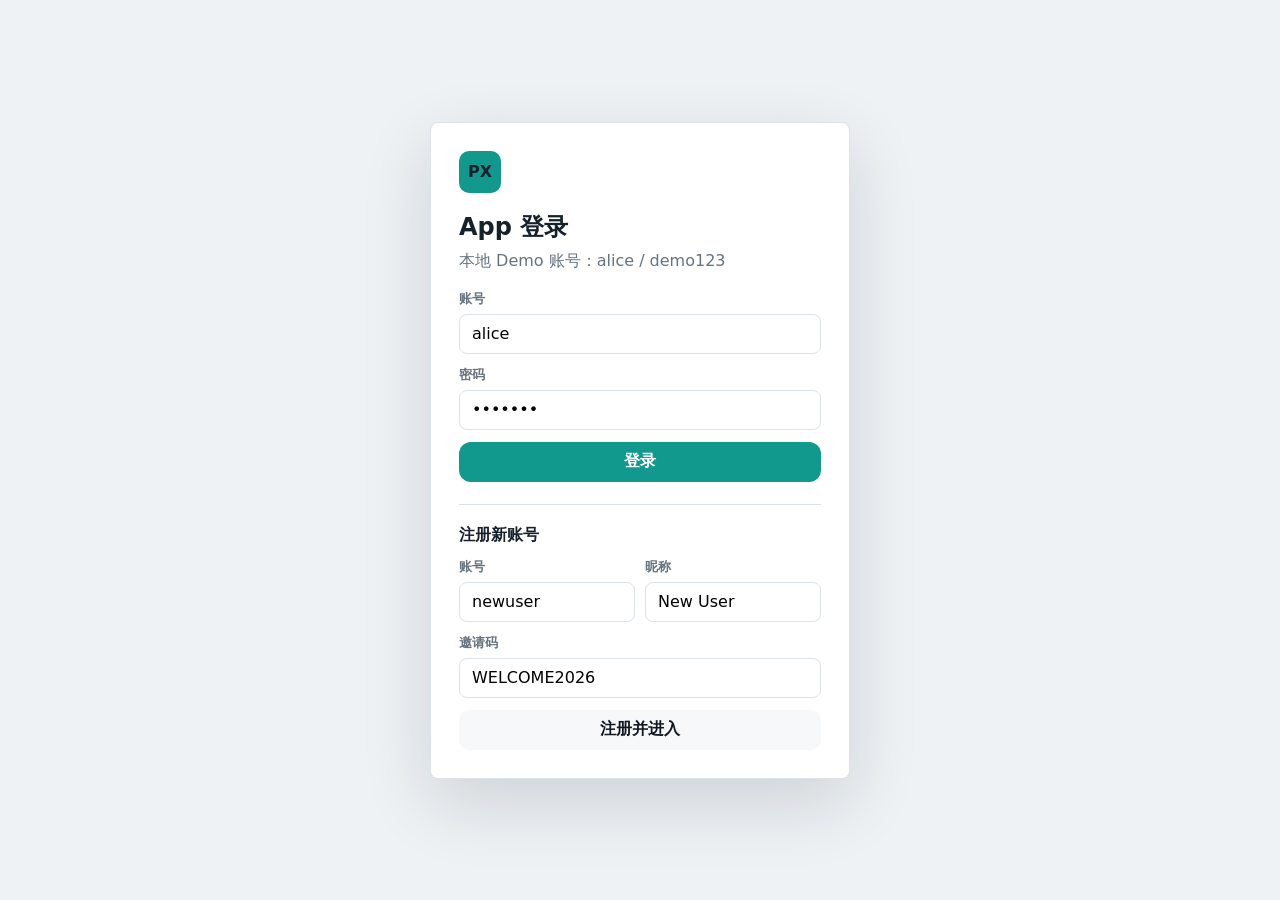
<file: app-preview/index.html>
<!doctype html>
<html lang="zh-CN">
<head>
  <meta charset="utf-8">
  <meta name="viewport" content="width=device-width, initial-scale=1">
  <title>Private IM App Preview</title>
  <link rel="stylesheet" href="./styles.css">
</head>
<body>
  <section class="login-screen" data-login-screen>
    <div class="login-card">
      <div class="brand-mark">PX</div>
      <form data-app-login-form>
        <h1>App 登录</h1>
        <p>本地 Demo 账号：alice / demo123</p>
        <label class="login-field">
          <span>账号</span>
          <input name="username" value="alice" autocomplete="username">
        </label>
        <label class="login-field">
          <span>密码</span>
          <input name="password" value="demo123" type="password" autocomplete="current-password">
        </label>
        <button class="send full" type="submit">登录</button>
      </form>
      <form class="register-box" data-app-register-form>
        <h2>注册新账号</h2>
        <div class="register-grid">
          <label class="login-field">
            <span>账号</span>
            <input name="username" value="newuser">
          </label>
          <label class="login-field">
            <span>昵称</span>
            <input name="displayName" value="New User">
          </label>
        </div>
        <label class="login-field">
          <span>邀请码</span>
          <input name="inviteCode" value="WELCOME2026">
        </label>
        <button class="tool-btn wide" type="submit">注册并进入</button>
      </form>
    </div>
  </section>
  <main class="app-shell">
    <aside class="rail" aria-label="主导航">
      <div class="brand-mark">PX</div>
      <button class="rail-btn active" title="会话" data-view="messages">M</button>
      <button class="rail-btn" title="通讯录" data-view="contacts">C</button>
      <button class="rail-btn" title="文件" data-view="files">F</button>
      <button class="rail-btn" title="安全" data-view="security">K</button>
      <button class="rail-btn" title="设置" data-view="settings">S</button>
      <button class="rail-btn bottom" title="退出登录" data-app-logout>G</button>
    </aside>

    <section class="inbox" aria-label="会话列表">
      <header class="panel-head">
        <div>
          <p class="eyebrow">localhost</p>
          <h1 data-brand-name>Private IM</h1>
        </div>
        <button class="icon-btn" title="新建会话">+</button>
      </header>

      <label class="search">
        <span>Search</span>
        <input value="" placeholder="搜索联系人、群聊、文件">
      </label>

      <div class="tabs" role="tablist">
        <button class="tab active">全部</button>
        <button class="tab">单聊</button>
        <button class="tab">群聊</button>
        <button class="tab">归档</button>
      </div>

      <div data-thread-list>
      <article class="thread active" data-type="群聊" data-room="产品安全群" data-meta="128 位成员 · E2EE 已开启 · localhost" data-avatar="A" data-color="teal">
        <div class="avatar teal">A</div>
        <div class="thread-main">
          <div class="thread-top">
            <strong>产品安全群</strong>
            <span>10:42</span>
          </div>
          <p>服务端通知策略已经更新，请查看后台配置。</p>
        </div>
        <b class="badge">6</b>
      </article>

      <article class="thread" data-type="单聊" data-room="Linda Chen" data-meta="在线 · 3 台设备 · E2EE 已开启" data-avatar="L" data-color="blue">
        <div class="avatar blue">L</div>
        <div class="thread-main">
          <div class="thread-top">
            <strong>Linda Chen</strong>
            <span>09:18</span>
          </div>
          <p>测试账号已经创建，稍后发你设备列表。</p>
        </div>
      </article>

      <article class="thread" data-type="群聊" data-room="运维值班" data-meta="36 位成员 · 私密群 · localhost" data-avatar="O" data-color="amber">
        <div class="avatar amber">O</div>
        <div class="thread-main">
          <div class="thread-top">
            <strong>运维值班</strong>
            <span>昨天</span>
          </div>
          <p>媒体存储占用 68%，建议本周清理历史文件。</p>
        </div>
        <b class="badge muted">2</b>
      </article>

      <article class="thread" data-type="单聊" data-room="Matrix Bridge" data-meta="服务账号 · 只读通知 · localhost" data-avatar="M" data-color="rose">
        <div class="avatar rose">M</div>
        <div class="thread-main">
          <div class="thread-top">
            <strong>Matrix Bridge</strong>
            <span>周五</span>
          </div>
          <p>端到端加密已为新房间默认开启。</p>
        </div>
      </article>
      </div>
      <div class="contacts-list" data-contacts-list hidden></div>
      <div class="contacts-list" data-files-list hidden></div>
      <div class="settings-list" data-security-list hidden></div>
      <div class="settings-list" data-settings-list hidden></div>
    </section>

    <section class="conversation" aria-label="聊天窗口">
      <header class="chat-head">
        <div class="room-title">
          <div class="avatar teal">A</div>
          <div>
            <h2>产品安全群</h2>
            <p>128 位成员 · E2EE 已开启 · localhost</p>
          </div>
        </div>
        <div class="head-actions">
          <button class="icon-btn" title="搜索消息">Q</button>
          <button class="icon-btn" title="语音通话">P</button>
          <button class="icon-btn" title="群设置">I</button>
        </div>
      </header>

      <div class="notice">系统通知：本地开发服务器 http://localhost:8008，Admin API 仅后台内网调用。</div>

      <div class="messages">
        <div class="day">今天</div>
        <article class="msg other">
          <div class="avatar small blue">L</div>
          <div class="bubble">
            <div class="meta">Linda Chen · 10:21</div>
            <p>用户管理第一版建议先包含创建、禁用、改密、设备列表和强制下线。</p>
          </div>
        </article>
        <article class="msg other">
          <div class="avatar small amber">O</div>
          <div class="bubble file">
            <div class="meta">运维值班 · 10:28</div>
            <strong>media-cleanup-plan.pdf</strong>
            <span>2.4 MB · 已加密传输</span>
          </div>
        </article>
        <article class="msg mine">
          <div class="bubble">
            <div class="meta">我 · 10:35</div>
            <p>收到。后台第一版按用户、群聊、媒体、举报、系统通知五个模块推进。</p>
          </div>
        </article>
        <article class="msg other">
          <div class="avatar small rose">M</div>
          <div class="bubble">
            <div class="meta">Matrix Bridge · 10:42</div>
            <p>房间状态同步正常，群成员列表和媒体列表接口等待后台接入。</p>
          </div>
        </article>
      </div>
      <button class="scroll-bottom" type="button" data-scroll-bottom hidden>↓</button>

      <footer class="composer">
        <div class="reply-compose" data-reply-compose hidden>
          <div>
            <strong>回复</strong>
            <p data-reply-compose-text></p>
          </div>
          <button type="button" data-cancel-reply>取消</button>
        </div>
        <button class="tool-btn" title="附件" data-attachment>A</button>
        <input data-composer placeholder="输入加密消息">
        <button class="send" data-send>发送</button>
      </footer>
    </section>

    <aside class="details" aria-label="会话详情">
      <section class="profile">
        <div class="avatar large teal">A</div>
        <h3>产品安全群</h3>
        <p>端到端加密默认开启，服务端不读取聊天明文。</p>
      </section>

      <section class="detail-block">
        <h4>安全状态</h4>
        <div class="status-row"><span>当前用户</span><strong data-me-name>Alice Chen</strong></div>
        <div class="status-row"><span>加密</span><strong data-config-e2ee>开启</strong></div>
        <div class="status-row"><span>联邦</span><strong data-config-federation>关闭</strong></div>
        <div class="status-row"><span>注册</span><strong data-config-registration>后台创建</strong></div>
        <div class="status-row"><span>服务器</span><strong data-config-server>localhost</strong></div>
      </section>

      <section class="detail-block">
        <h4>共享文件</h4>
        <div data-room-files>
          <div class="file-row"><span>PDF</span><p>media-cleanup-plan.pdf</p></div>
          <div class="file-row"><span>IMG</span><p>login-flow.png</p></div>
        </div>
      </section>

      <section class="detail-block">
        <h4>成员</h4>
        <div class="member-grid" data-room-members>
          <div class="avatar small blue">L</div>
          <div class="avatar small amber">O</div>
          <div class="avatar small rose">M</div>
          <div class="avatar small gray">+9</div>
        </div>
      </section>
    </aside>
  </main>
  <div class="toast" role="status" aria-live="polite"></div>
  <dialog class="modal" data-attachment-modal>
    <form method="dialog" data-attachment-form>
      <div class="modal-head">
        <h3>发送附件</h3>
        <button class="icon-close" value="close" aria-label="关闭">×</button>
      </div>
      <div class="modal-body">
        <label class="login-field">
          <span>文件名</span>
          <input name="name" value="secure-plan.pdf">
        </label>
        <label class="login-field">
          <span>类型</span>
          <input name="type" value="PDF">
        </label>
        <label class="login-field">
          <span>大小</span>
          <input name="size" value="1.8 MB">
        </label>
      </div>
      <menu class="modal-actions">
        <button class="tool-btn" value="close">取消</button>
        <button class="send" value="confirm">发送</button>
      </menu>
    </form>
  </dialog>
  <dialog class="modal" data-new-chat-modal>
    <form method="dialog">
      <div class="modal-head">
        <h3>新建会话</h3>
        <button class="icon-close" value="close" aria-label="关闭">×</button>
      </div>
      <div class="modal-body" data-new-chat-list></div>
      <menu class="modal-actions">
        <button class="tool-btn" value="close">取消</button>
        <button class="send" value="confirm">创建</button>
      </menu>
    </form>
  </dialog>
  <dialog class="modal" data-search-modal>
    <form method="dialog">
      <div class="modal-head">
        <h3>搜索消息</h3>
        <button class="icon-close" value="close" aria-label="关闭">×</button>
      </div>
      <div class="modal-body">
        <label class="login-field">
          <span>关键词</span>
          <input data-message-search-input value="">
        </label>
        <button class="send full" type="button" data-search-messages>搜索</button>
        <div class="search-results" data-message-search-results></div>
      </div>
      <menu class="modal-actions">
        <button class="tool-btn" value="close">关闭</button>
      </menu>
    </form>
  </dialog>
  <dialog class="modal" data-edit-message-modal>
    <form method="dialog">
      <div class="modal-head">
        <h3>编辑消息</h3>
        <button class="icon-close" value="close" aria-label="关闭">×</button>
      </div>
      <div class="modal-body">
        <label class="login-field">
          <span>消息内容</span>
          <input name="content" value="">
        </label>
      </div>
      <menu class="modal-actions">
        <button class="tool-btn" value="close">取消</button>
        <button class="send" value="confirm">保存</button>
      </menu>
    </form>
  </dialog>
  <dialog class="modal" data-forward-message-modal>
    <form method="dialog">
      <div class="modal-head">
        <h3>转发消息</h3>
        <button class="icon-close" value="close" aria-label="关闭">×</button>
      </div>
      <div class="modal-body">
        <p class="modal-copy" data-forward-message-preview></p>
        <div class="forward-list" data-forward-message-list></div>
      </div>
      <menu class="modal-actions">
        <button class="tool-btn" value="close">取消</button>
        <button class="send" value="confirm">转发</button>
      </menu>
    </form>
  </dialog>
  <dialog class="modal room-modal" data-room-modal>
    <form method="dialog">
      <div class="modal-head">
        <h3>会话详情</h3>
        <button class="icon-close" value="close" aria-label="关闭">×</button>
      </div>
      <div class="modal-body" data-room-modal-body></div>
      <menu class="modal-actions">
        <button class="tool-btn" value="close">关闭</button>
      </menu>
    </form>
  </dialog>
  <script src="./app.js"></script>
</body>
</html>
</file>
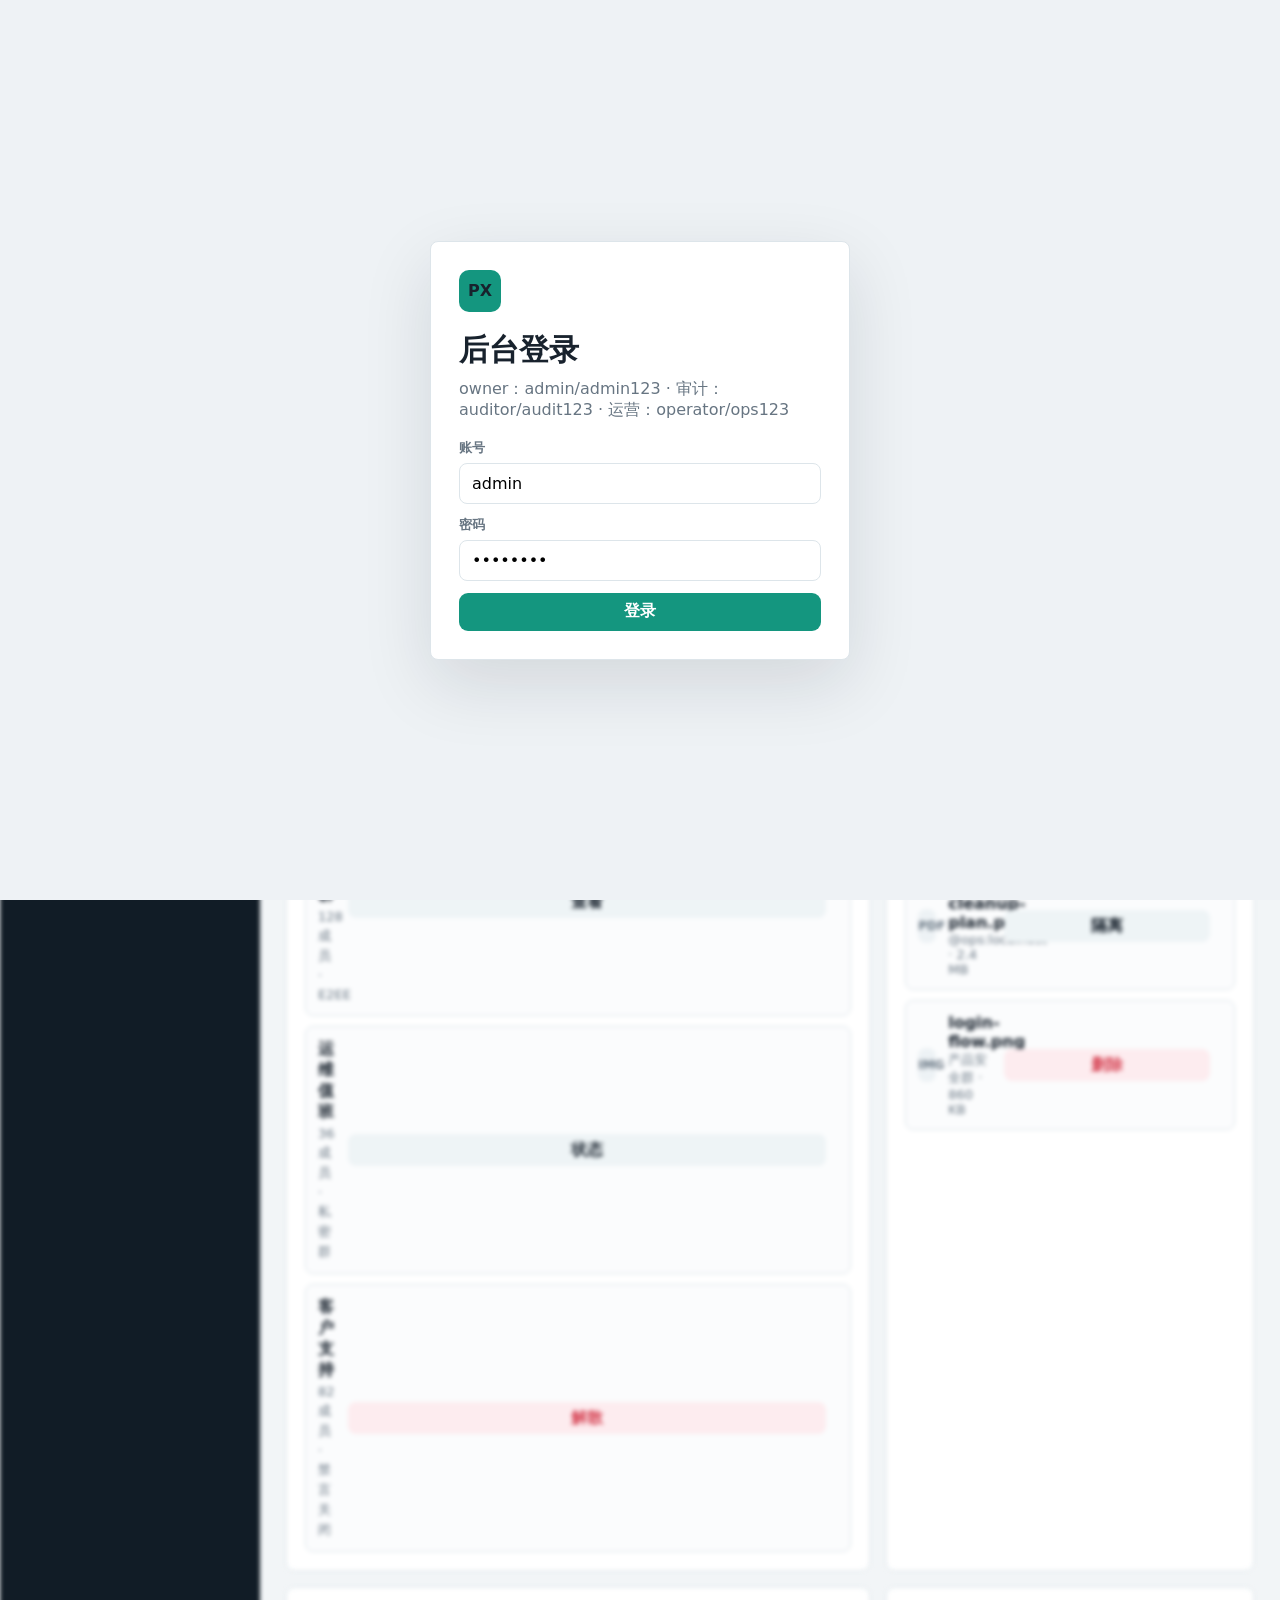
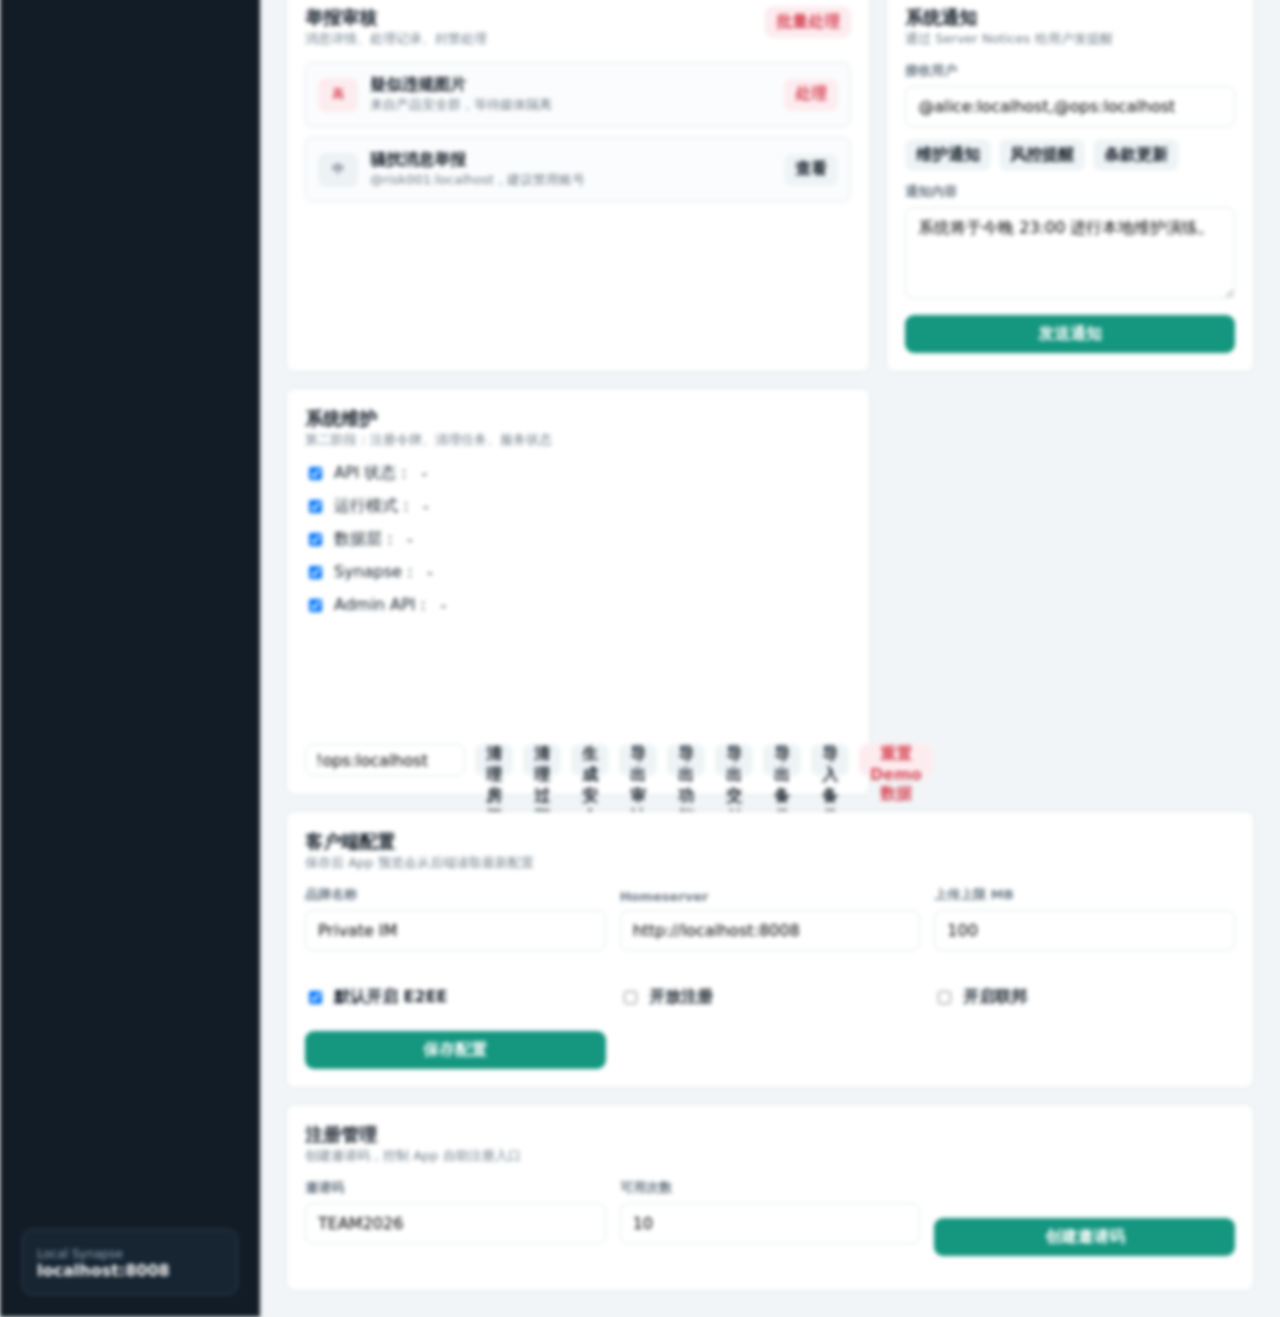
<file: admin/web/index.html>
<!doctype html>
<html lang="zh-CN">
<head>
  <meta charset="utf-8">
  <meta name="viewport" content="width=device-width, initial-scale=1">
  <title>Private IM Admin</title>
  <link rel="stylesheet" href="./styles.css">
</head>
<body>
  <section class="login-screen" data-login-screen>
    <form class="login-card" data-login-form>
      <div class="brand-icon">PX</div>
      <h1>后台登录</h1>
      <p>owner：admin/admin123 · 审计：auditor/audit123 · 运营：operator/ops123</p>
      <label class="field">
        <span>账号</span>
        <input name="username" value="admin" autocomplete="username">
      </label>
      <label class="field">
        <span>密码</span>
        <input name="password" value="admin123" type="password" autocomplete="current-password">
      </label>
      <button class="primary full" type="submit">登录</button>
    </form>
  </section>
  <main class="admin-shell">
    <aside class="sidebar" aria-label="后台导航">
      <div class="brand">
        <div class="brand-icon">PX</div>
        <div>
          <strong>Private IM</strong>
          <span>Admin Console</span>
        </div>
      </div>

      <nav class="nav">
        <a class="active" href="#users">用户管理</a>
        <a href="#rooms">群聊管理</a>
        <a href="#media">文件管理</a>
        <a href="#reports">举报审核</a>
        <a href="#notices">系统通知</a>
        <a href="#registration">注册管理</a>
        <a href="#maintenance">系统维护</a>
      </nav>

      <div class="server-box">
        <span>Local Synapse</span>
        <strong>localhost:8008</strong>
      </div>
    </aside>

    <section class="workspace">
      <header class="topbar">
        <div>
          <p class="eyebrow">MVP 控制台</p>
          <h1>运营后台</h1>
        </div>
        <div class="top-actions">
          <div class="session-chip" data-admin-session>
            <span>未登录</span>
            <strong>-</strong>
          </div>
          <button class="ghost" data-action="logs">查看日志</button>
          <button class="ghost" data-action="logout">退出</button>
          <button class="primary" data-action="new-user">新建用户</button>
        </div>
      </header>

      <section class="metrics" aria-label="系统指标">
        <article class="metric">
          <span>总用户</span>
          <strong data-stat="users">-</strong>
          <p><span data-stat="activeUsers">-</span> 个可用账号</p>
        </article>
        <article class="metric">
          <span>活跃群聊</span>
          <strong data-stat="rooms">-</strong>
          <p><span data-stat="messages">-</span> 条消息</p>
        </article>
        <article class="metric">
          <span>媒体存储</span>
          <strong><span data-stat="mediaStorageMb">-</span> MB</strong>
          <p><span data-stat="media">-</span> 个媒体文件</p>
        </article>
        <article class="metric warn">
          <span>待处理举报</span>
          <strong data-stat="reports">-</strong>
          <p><span data-stat="notices">-</span> 条系统通知</p>
        </article>
      </section>

      <section class="global-search-panel" aria-label="全局检索">
        <label class="global-search">
          <span>全局检索</span>
          <input data-global-search placeholder="搜索用户、群聊、文件、举报">
        </label>
        <div class="search-result-list" data-global-search-results></div>
      </section>

      <section class="overview-panel" aria-label="运营总览" data-overview></section>

      <section class="grid">
        <article class="panel wide" id="users">
          <div class="panel-title">
            <div>
              <h2>用户管理</h2>
              <p>包装 Synapse 用户、设备、封禁和 whois 接口</p>
            </div>
            <div class="panel-actions">
              <label class="table-search">
                <span>搜索用户</span>
                <input data-user-search placeholder="搜索用户">
              </label>
              <button class="small-btn danger" data-action="bulk-ban-users">批量禁用</button>
              <button class="small-btn" data-action="bulk-unban-users">批量解封</button>
              <button class="small-btn" data-action="bulk-logout-users">批量下线</button>
              <button class="small-btn" data-action="export">导出</button>
            </div>
          </div>
          <table data-user-table>
            <thead>
              <tr>
                <th><input type="checkbox" data-user-select-all></th>
                <th>用户</th>
                <th>状态</th>
                <th>设备</th>
                <th>房间</th>
                <th>最近在线</th>
                <th>操作</th>
              </tr>
            </thead>
            <tbody data-users-body>
              <tr>
                <td><input type="checkbox"></td>
                <td><strong>@alice:localhost</strong><span>Alice Chen</span></td>
                <td><b class="pill ok">正常</b></td>
                <td>3</td>
                <td>18</td>
                <td>2 分钟前</td>
                <td><button class="link-btn" data-action="user-detail">详情</button></td>
              </tr>
              <tr>
                <td><strong>@ops:localhost</strong><span>运维值班</span></td>
                <td><b class="pill ok">正常</b></td>
                <td>5</td>
                <td>42</td>
                <td>刚刚</td>
                <td><button class="link-btn" data-action="devices">设备</button></td>
              </tr>
              <tr>
                <td><strong>@risk001:localhost</strong><span>待复核用户</span></td>
                <td><b class="pill danger">禁用</b></td>
                <td>1</td>
                <td>4</td>
                <td>昨天</td>
                <td><button class="link-btn" data-action="unban">解封</button></td>
              </tr>
            </tbody>
          </table>
        </article>

        <article class="panel" id="rooms">
          <div class="panel-title">
            <div>
              <h2>群聊管理</h2>
              <p>房间状态、成员、管理员、解散群</p>
            </div>
            <div class="panel-actions compact">
              <button class="small-btn danger" data-action="bulk-close-rooms">批量解散</button>
              <button class="small-btn" data-action="bulk-quarantine-room-media">批量隔离媒体</button>
              <button class="small-btn" data-action="public-rooms">公开房间</button>
            </div>
          </div>
          <div class="list" data-rooms-list>
            <div class="list-row">
              <div>
                <strong>产品安全群</strong>
                <span>128 成员 · E2EE</span>
              </div>
              <button class="small-btn" data-action="room-detail">查看</button>
            </div>
            <div class="list-row">
              <div>
                <strong>运维值班</strong>
                <span>36 成员 · 私密群</span>
              </div>
              <button class="small-btn" data-action="room-state">状态</button>
            </div>
            <div class="list-row">
              <div>
                <strong>客户支持</strong>
                <span>82 成员 · 禁言关闭</span>
              </div>
              <button class="small-btn danger" data-action="close-room">解散</button>
            </div>
          </div>
        </article>

        <article class="panel" id="media">
          <div class="panel-title">
            <div>
              <h2>文件管理</h2>
              <p>隔离违规媒体，控制存储占用</p>
            </div>
            <div class="panel-actions compact">
              <input class="mini-input" data-media-filter placeholder="@user 或 !room">
              <button class="small-btn" data-action="filter-media">筛选</button>
              <button class="small-btn" data-action="quarantine-scope">批量隔离</button>
              <button class="small-btn" data-action="bulk-quarantine-media">隔离所选</button>
              <button class="small-btn danger" data-action="bulk-delete-media">删除所选</button>
              <button class="small-btn danger" data-action="cleanup-media">清理隔离</button>
            </div>
          </div>
          <div class="media-list" data-media-list>
            <div class="media-row">
              <span>PDF</span>
              <div>
                <strong>media-cleanup-plan.pdf</strong>
                <p>@ops:localhost · 2.4 MB</p>
              </div>
              <button class="small-btn" data-action="quarantine">隔离</button>
            </div>
            <div class="media-row">
              <span>IMG</span>
              <div>
                <strong>login-flow.png</strong>
                <p>产品安全群 · 860 KB</p>
              </div>
              <button class="small-btn danger" data-action="delete-media">删除</button>
            </div>
          </div>
        </article>

        <article class="panel" id="reports">
          <div class="panel-title">
            <div>
              <h2>举报审核</h2>
              <p>消息详情、处理记录、封禁处理</p>
            </div>
            <button class="small-btn danger" data-action="bulk-handle-reports">批量处理</button>
          </div>
          <div data-reports-list>
          <div class="report urgent">
            <span>高</span>
            <div>
              <strong>疑似违规图片</strong>
              <p>来自产品安全群，等待媒体隔离</p>
            </div>
            <button class="small-btn danger" data-action="resolve-report">处理</button>
          </div>
          <div class="report">
            <span>中</span>
            <div>
              <strong>骚扰消息举报</strong>
              <p>@risk001:localhost，建议禁用账号</p>
            </div>
            <button class="small-btn" data-action="report-detail">查看</button>
          </div>
          </div>
        </article>

        <article class="panel" id="notices">
          <div class="panel-title">
            <div>
              <h2>系统通知</h2>
              <p>通过 Server Notices 给用户发提醒</p>
            </div>
          </div>
          <label class="field">
            <span>接收用户</span>
            <input data-notice-users value="@alice:localhost,@ops:localhost">
          </label>
          <div class="template-row" data-notice-templates>
            <button class="small-btn" data-action="notice-template" data-template="maintenance">维护通知</button>
            <button class="small-btn" data-action="notice-template" data-template="risk">风控提醒</button>
            <button class="small-btn" data-action="notice-template" data-template="terms">条款更新</button>
          </div>
          <label class="field">
            <span>通知内容</span>
            <textarea data-notice-content>系统将于今晚 23:00 进行本地维护演练。</textarea>
          </label>
          <button class="primary full" data-action="send-notice">发送通知</button>
        </article>

        <article class="panel" id="maintenance">
          <div class="panel-title">
            <div>
              <h2>系统维护</h2>
              <p>第二阶段：注册令牌、清理任务、服务状态</p>
            </div>
          </div>
          <div class="checklist">
            <label><input type="checkbox" checked> API 状态：<span data-status="api">-</span></label>
            <label><input type="checkbox" checked> 运行模式：<span data-status="mode">-</span></label>
            <label><input type="checkbox" checked> 数据层：<span data-status="database">-</span></label>
            <label><input type="checkbox" checked> Synapse：<span data-status="synapse">-</span></label>
            <label><input type="checkbox" checked> Admin API：<span data-status="adminApiExposure">-</span></label>
          </div>
          <div class="runtime-grid" data-runtime-config></div>
          <div class="deploy-env-panel" data-deploy-env></div>
          <div class="runtime-grid" data-storage-status></div>
          <div class="runtime-grid" data-auth-status></div>
          <div class="runtime-grid self-check-grid" data-self-check></div>
          <div class="readiness-panel" data-readiness></div>
          <div class="coverage-panel" data-feature-coverage></div>
          <div class="jobs-list" data-operation-jobs></div>
          <div class="maintenance-actions">
            <input class="mini-input" data-purge-room value="!ops:localhost">
            <button class="small-btn" data-action="purge-room">清理房间历史</button>
            <button class="small-btn" data-action="cleanup-auth-locks">清理过期锁定</button>
            <button class="small-btn" data-action="generate-secrets">生成安全凭据</button>
            <button class="small-btn" data-action="export-audit">导出审计日志</button>
            <button class="small-btn" data-action="export-feature-spec">导出功能说明书</button>
            <button class="small-btn" data-action="export-release-report">导出交付报告</button>
            <button class="small-btn" data-action="export-backup">导出备份</button>
            <button class="small-btn" data-action="import-backup">导入备份</button>
            <button class="small-btn danger" data-action="reset-demo">重置 Demo 数据</button>
          </div>
        </article>

        <article class="panel wide" id="app-config">
          <div class="panel-title">
            <div>
              <h2>客户端配置</h2>
              <p>保存后 App 预览会从后端读取最新配置</p>
            </div>
          </div>
          <form class="config-grid" data-app-config-form>
            <label class="field">
              <span>品牌名称</span>
              <input name="brandName" value="Private IM">
            </label>
            <label class="field">
              <span>Homeserver</span>
              <input name="homeserverUrl" value="http://localhost:8008">
            </label>
            <label class="field">
              <span>上传上限 MB</span>
              <input name="maxUploadMb" value="100" type="number" min="1">
            </label>
            <label class="switch-row"><input name="e2eeDefault" type="checkbox" checked> 默认开启 E2EE</label>
            <label class="switch-row"><input name="registrationEnabled" type="checkbox"> 开放注册</label>
            <label class="switch-row"><input name="federationEnabled" type="checkbox"> 开启联邦</label>
            <button class="primary" type="submit">保存配置</button>
          </form>
        </article>

        <article class="panel wide" id="registration">
          <div class="panel-title">
            <div>
              <h2>注册管理</h2>
              <p>创建邀请码，控制 App 自助注册入口</p>
            </div>
          </div>
          <form class="config-grid" data-token-form>
            <label class="field">
              <span>邀请码</span>
              <input name="token" value="TEAM2026">
            </label>
            <label class="field">
              <span>可用次数</span>
              <input name="usageLimit" value="10" type="number" min="1">
            </label>
            <button class="primary" type="submit">创建邀请码</button>
          </form>
          <div class="token-list" data-token-list></div>
        </article>
      </section>
    </section>
  </main>
  <div class="toast" role="status" aria-live="polite"></div>
  <dialog class="modal" aria-labelledby="modal-title">
    <form method="dialog">
      <div class="modal-head">
        <h3 id="modal-title">操作详情</h3>
        <button class="icon-close" value="close" aria-label="关闭">×</button>
      </div>
      <div class="modal-body"></div>
      <menu class="modal-actions">
        <button class="ghost" value="close">取消</button>
        <button class="primary" value="confirm">确认</button>
      </menu>
    </form>
  </dialog>
  <script src="./app.js"></script>
</body>
</html>
</file>
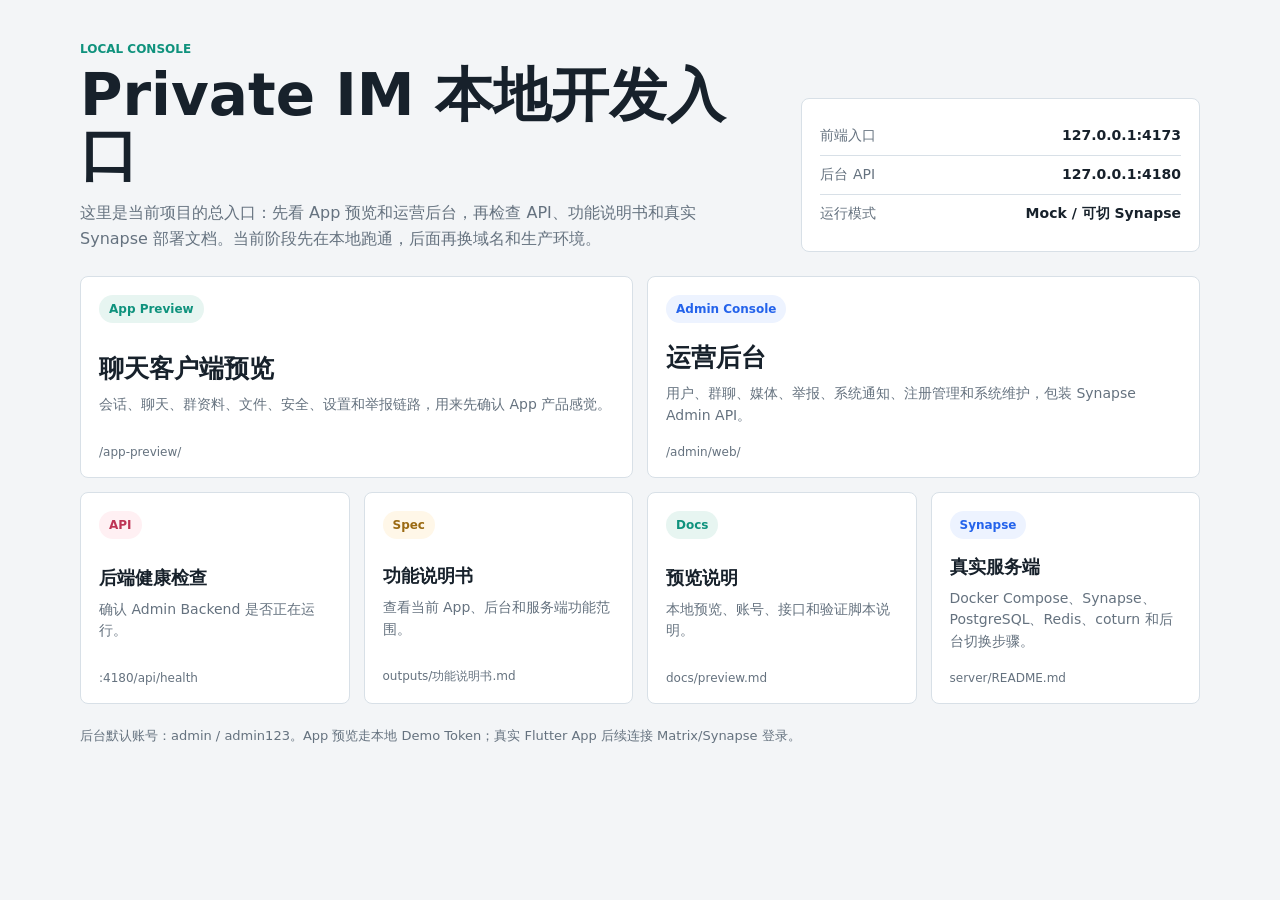
<file: preview.html>
<!doctype html>
<html lang="zh-CN">
<head>
  <meta charset="utf-8">
  <meta name="viewport" content="width=device-width, initial-scale=1">
  <title>Private IM Local Console</title>
  <style>
    :root {
      --bg: #f3f5f7;
      --surface: #fff;
      --line: #d8e0e7;
      --text: #17212b;
      --muted: #65727f;
      --teal: #0f927d;
      --blue: #2463eb;
      --rose: #be3455;
      --amber: #9b6a12;
    }
    * { box-sizing: border-box; }
    body {
      margin: 0;
      min-height: 100vh;
      background: var(--bg);
      color: var(--text);
      font-family: Inter, ui-sans-serif, system-ui, -apple-system, BlinkMacSystemFont, "Segoe UI", sans-serif;
    }
    main {
      width: min(1120px, calc(100vw - 32px));
      margin: 0 auto;
      padding: 42px 0;
    }
    p, h1, h2, h3 { margin: 0; }
    header {
      display: grid;
      grid-template-columns: 1.4fr .8fr;
      gap: 24px;
      align-items: end;
      margin-bottom: 24px;
    }
    .eyebrow {
      margin-bottom: 9px;
      color: var(--teal);
      font-size: 12px;
      font-weight: 800;
      text-transform: uppercase;
    }
    h1 {
      font-size: clamp(34px, 5vw, 58px);
      line-height: 1.04;
      letter-spacing: 0;
    }
    .sub {
      margin-top: 14px;
      max-width: 680px;
      color: var(--muted);
      line-height: 1.65;
    }
    .status {
      border: 1px solid var(--line);
      border-radius: 8px;
      background: var(--surface);
      padding: 18px;
    }
    .status div {
      display: flex;
      justify-content: space-between;
      gap: 16px;
      padding: 10px 0;
      border-bottom: 1px solid var(--line);
      color: var(--muted);
      font-size: 14px;
    }
    .status div:last-child { border-bottom: 0; }
    .status strong { color: var(--text); }
    .grid {
      display: grid;
      grid-template-columns: repeat(4, minmax(0, 1fr));
      gap: 14px;
    }
    a.card {
      display: flex;
      min-height: 178px;
      flex-direction: column;
      justify-content: space-between;
      padding: 18px;
      border: 1px solid var(--line);
      border-radius: 8px;
      background: var(--surface);
      color: inherit;
      text-decoration: none;
      transition: transform 160ms ease, box-shadow 160ms ease, border-color 160ms ease;
    }
    a.card:hover {
      transform: translateY(-2px);
      border-color: #b7c5d1;
      box-shadow: 0 14px 32px rgba(23, 33, 43, .1);
    }
    .primary {
      grid-column: span 2;
      min-height: 230px;
    }
    .tag {
      display: inline-flex;
      align-items: center;
      width: max-content;
      height: 28px;
      padding: 0 10px;
      border-radius: 999px;
      background: #e7f5f1;
      color: var(--teal);
      font-size: 12px;
      font-weight: 800;
    }
    .blue { background: #edf3ff; color: var(--blue); }
    .rose { background: #fff0f3; color: var(--rose); }
    .amber { background: #fff7e8; color: var(--amber); }
    h2 { margin-top: 18px; font-size: 25px; }
    h3 { margin-top: 16px; font-size: 18px; }
    .desc {
      margin-top: 9px;
      color: var(--muted);
      line-height: 1.55;
      font-size: 14px;
    }
    .url {
      margin-top: 18px;
      color: var(--muted);
      font-size: 12px;
      overflow-wrap: anywhere;
    }
    footer {
      margin-top: 22px;
      color: var(--muted);
      font-size: 13px;
      line-height: 1.6;
    }
    @media (max-width: 900px) {
      header { grid-template-columns: 1fr; }
      .grid { grid-template-columns: repeat(2, minmax(0, 1fr)); }
    }
    @media (max-width: 620px) {
      main { padding: 28px 0; }
      .grid { grid-template-columns: 1fr; }
      .primary { grid-column: span 1; min-height: 190px; }
      a.card { min-height: 156px; }
    }
  </style>
</head>
<body>
  <main>
    <header>
      <section>
        <p class="eyebrow">Local Console</p>
        <h1>Private IM 本地开发入口</h1>
        <p class="sub">这里是当前项目的总入口：先看 App 预览和运营后台，再检查 API、功能说明书和真实 Synapse 部署文档。当前阶段先在本地跑通，后面再换域名和生产环境。</p>
      </section>
      <section class="status" aria-label="本地服务状态">
        <div><span>前端入口</span><strong>127.0.0.1:4173</strong></div>
        <div><span>后台 API</span><strong>127.0.0.1:4180</strong></div>
        <div><span>运行模式</span><strong>Mock / 可切 Synapse</strong></div>
      </section>
    </header>

    <section class="grid">
      <a class="card primary" href="./app-preview/">
        <span class="tag">App Preview</span>
        <div>
          <h2>聊天客户端预览</h2>
          <p class="desc">会话、聊天、群资料、文件、安全、设置和举报链路，用来先确认 App 产品感觉。</p>
        </div>
        <p class="url">/app-preview/</p>
      </a>

      <a class="card primary" href="./admin/web/">
        <span class="tag blue">Admin Console</span>
        <div>
          <h2>运营后台</h2>
          <p class="desc">用户、群聊、媒体、举报、系统通知、注册管理和系统维护，包装 Synapse Admin API。</p>
        </div>
        <p class="url">/admin/web/</p>
      </a>

      <a class="card" href="http://127.0.0.1:4180/api/health">
        <span class="tag rose">API</span>
        <div>
          <h3>后端健康检查</h3>
          <p class="desc">确认 Admin Backend 是否正在运行。</p>
        </div>
        <p class="url">:4180/api/health</p>
      </a>

      <a class="card" href="./outputs/%E5%8A%9F%E8%83%BD%E8%AF%B4%E6%98%8E%E4%B9%A6.md">
        <span class="tag amber">Spec</span>
        <div>
          <h3>功能说明书</h3>
          <p class="desc">查看当前 App、后台和服务端功能范围。</p>
        </div>
        <p class="url">outputs/功能说明书.md</p>
      </a>

      <a class="card" href="./docs/preview.md">
        <span class="tag">Docs</span>
        <div>
          <h3>预览说明</h3>
          <p class="desc">本地预览、账号、接口和验证脚本说明。</p>
        </div>
        <p class="url">docs/preview.md</p>
      </a>

      <a class="card" href="./server/README.md">
        <span class="tag blue">Synapse</span>
        <div>
          <h3>真实服务端</h3>
          <p class="desc">Docker Compose、Synapse、PostgreSQL、Redis、coturn 和后台切换步骤。</p>
        </div>
        <p class="url">server/README.md</p>
      </a>
    </section>

    <footer>后台默认账号：admin / admin123。App 预览走本地 Demo Token；真实 Flutter App 后续连接 Matrix/Synapse 登录。</footer>
  </main>
</body>
</html>
</file>
<file: app-preview/styles.css>
:root {
  color-scheme: light;
  --bg: #eef2f5;
  --surface: #ffffff;
  --line: #dce3e8;
  --text: #17212b;
  --muted: #667380;
  --teal: #11998e;
  --blue: #3478f6;
  --amber: #c6811d;
  --rose: #d84d67;
  --ink: #0f1720;
  --soft: #f6f8fa;
}

* {
  box-sizing: border-box;
}

body {
  margin: 0;
  min-height: 100vh;
  background: var(--bg);
  color: var(--text);
  font-family: Inter, ui-sans-serif, system-ui, -apple-system, BlinkMacSystemFont, "Segoe UI", sans-serif;
}

.login-screen {
  position: fixed;
  inset: 0;
  z-index: 20;
  display: grid;
  place-items: center;
  padding: 20px;
  background: var(--bg);
}

.login-screen.hidden {
  display: none;
}

.login-card {
  width: min(420px, 100%);
  padding: 28px;
  border: 1px solid var(--line);
  border-radius: 8px;
  background: #fff;
  box-shadow: 0 24px 70px rgba(15, 23, 32, .14);
}

.login-card .brand-mark {
  margin-bottom: 18px;
}

.login-card h1 {
  margin-bottom: 8px;
}

.login-card p {
  margin-bottom: 18px;
  color: var(--muted);
}

.login-card h2 {
  margin: 0 0 12px;
  font-size: 16px;
}

.register-box {
  margin-top: 22px;
  padding-top: 20px;
  border-top: 1px solid var(--line);
}

.register-grid {
  display: grid;
  grid-template-columns: 1fr 1fr;
  gap: 10px;
}

.login-field {
  display: block;
  margin-bottom: 12px;
}

.login-field.compact-field {
  margin-bottom: 0;
}

.login-field span {
  display: block;
  margin-bottom: 6px;
  color: var(--muted);
  font-size: 13px;
  font-weight: 700;
}

.login-field input {
  width: 100%;
  height: 40px;
  border: 1px solid var(--line);
  border-radius: 8px;
  padding: 0 12px;
  outline: 0;
}

.app-shell.locked {
  filter: blur(2px);
  pointer-events: none;
}

button,
input {
  font: inherit;
}

.app-shell {
  display: grid;
  grid-template-columns: 72px minmax(280px, 340px) minmax(420px, 1fr) minmax(260px, 320px);
  height: 100vh;
  min-height: 720px;
  overflow: hidden;
}

.rail {
  display: flex;
  flex-direction: column;
  align-items: center;
  gap: 14px;
  padding: 18px 12px;
  background: #16212b;
  color: #fff;
}

.brand-mark {
  display: grid;
  place-items: center;
  width: 42px;
  height: 42px;
  border-radius: 10px;
  background: var(--teal);
  font-weight: 800;
  letter-spacing: 0;
}

.rail-btn,
.icon-btn,
.tool-btn {
  display: grid;
  place-items: center;
  border: 0;
  cursor: pointer;
}

.rail-btn {
  width: 42px;
  height: 42px;
  border-radius: 10px;
  background: transparent;
  color: #b8c3cc;
  font-weight: 700;
}

.rail-btn.active,
.rail-btn:hover {
  background: #273644;
  color: #fff;
}

.rail-btn.bottom {
  margin-top: auto;
}

.inbox,
.conversation,
.details {
  min-width: 0;
  border-right: 1px solid var(--line);
  background: var(--surface);
}

.inbox {
  display: flex;
  flex-direction: column;
  padding: 20px 14px;
  gap: 14px;
}

.panel-head,
.chat-head,
.thread-top,
.status-row {
  display: flex;
  align-items: center;
  justify-content: space-between;
  gap: 12px;
}

.eyebrow {
  margin: 0 0 4px;
  color: var(--teal);
  font-size: 12px;
  font-weight: 700;
  text-transform: uppercase;
}

h1,
h2,
h3,
h4,
p {
  margin: 0;
}

h1 {
  font-size: 24px;
}

.icon-btn,
.tool-btn {
  width: 36px;
  height: 36px;
  border-radius: 10px;
  background: var(--soft);
  color: var(--ink);
  font-weight: 800;
}

.tool-btn.wide {
  width: 100%;
  height: 40px;
}

.tool-btn.danger-tool {
  color: var(--rose);
}

.search {
  display: block;
  padding: 10px 12px;
  border: 1px solid var(--line);
  border-radius: 10px;
  background: var(--soft);
}

.search span {
  display: none;
}

.search input {
  width: 100%;
  border: 0;
  outline: 0;
  background: transparent;
  color: var(--text);
}

.tabs {
  display: grid;
  grid-template-columns: repeat(4, 1fr);
  padding: 3px;
  border-radius: 10px;
  background: var(--soft);
}

.tab {
  height: 32px;
  border: 0;
  border-radius: 8px;
  background: transparent;
  color: var(--muted);
  cursor: pointer;
}

.tab.active {
  background: #fff;
  color: var(--text);
  box-shadow: 0 1px 3px rgba(15, 23, 32, 0.08);
}

.thread {
  display: grid;
  grid-template-columns: 44px 1fr auto;
  align-items: center;
  gap: 10px;
  padding: 12px;
  border: 1px solid transparent;
  border-radius: 12px;
  cursor: pointer;
}

.thread-dm {
  border-left-color: var(--blue);
}

.thread-group {
  border-left-color: var(--teal);
}

.thread.active {
  background: #e8f5f3;
}

.thread.pinned {
  border: 1px solid #b6e0d9;
}

.thread.muted-thread .thread-main p,
.thread.muted-thread .thread-top strong {
  color: var(--muted);
}

.thread:hover {
  background: var(--soft);
}

.thread-side {
  display: grid;
  justify-items: end;
  gap: 6px;
}

.thread-actions {
  display: flex;
  gap: 4px;
}

.thread-actions button {
  display: grid;
  place-items: center;
  width: 22px;
  height: 22px;
  border: 0;
  border-radius: 6px;
  background: #fff;
  color: var(--muted);
  cursor: pointer;
  font-size: 11px;
  font-weight: 800;
}

.thread-title-line {
  display: flex;
  align-items: center;
  gap: 6px;
  min-width: 0;
}

.thread-title-line strong {
  min-width: 0;
  overflow: hidden;
  text-overflow: ellipsis;
  white-space: nowrap;
}

.thread-type {
  flex: 0 0 auto;
  padding: 2px 6px;
  border-radius: 999px;
  background: #e8f5f3;
  color: var(--teal);
  font-size: 11px;
  font-weight: 800;
}

.thread-type.dm {
  background: #eaf1ff;
  color: var(--blue);
}

.contacts-list {
  display: flex;
  flex-direction: column;
  gap: 8px;
  overflow: auto;
}

.contact-row {
  display: grid;
  grid-template-columns: 44px 1fr;
  align-items: center;
  gap: 10px;
  padding: 12px;
  border-radius: 12px;
  background: var(--soft);
}

.file-center-row {
  grid-template-columns: 44px 1fr 36px;
}

.contact-center-row {
  grid-template-columns: 44px 1fr 36px;
}

.file-filter-row {
  display: flex;
  gap: 8px;
  flex-wrap: wrap;
  margin-bottom: 4px;
}

.file-filter-row button {
  height: 30px;
  border: 0;
  border-radius: 999px;
  padding: 0 12px;
  background: var(--soft);
  color: var(--muted);
  cursor: pointer;
  font-weight: 700;
}

.file-filter-row button.active {
  background: #e8f5f3;
  color: var(--teal);
}

.empty-list {
  color: var(--muted);
  line-height: 1.5;
}

.contact-row p {
  margin-top: 3px;
  color: var(--muted);
  font-size: 13px;
}

.file-chip {
  display: grid;
  place-items: center;
  width: 44px;
  height: 34px;
  border-radius: 10px;
  background: #e8f5f3;
  color: var(--teal);
  font-size: 12px;
  font-weight: 800;
}

.settings-list {
  display: flex;
  flex-direction: column;
  gap: 10px;
  overflow: auto;
}

.setting-card {
  display: grid;
  gap: 10px;
  padding: 14px;
  border: 1px solid var(--line);
  border-radius: 8px;
  background: #fff;
}

.setting-card h3 {
  font-size: 15px;
}

.setting-card p {
  color: var(--muted);
  font-size: 13px;
  line-height: 1.45;
}

.setting-head {
  display: flex;
  align-items: center;
  gap: 10px;
}

.setting-head p {
  margin-top: 3px;
  color: var(--muted);
  font-size: 13px;
}

.setting-row {
  display: flex;
  align-items: center;
  justify-content: space-between;
  gap: 12px;
  padding-top: 8px;
  border-top: 1px solid var(--line);
}

.setting-row span {
  color: var(--muted);
  font-size: 13px;
}

.setting-row strong {
  overflow-wrap: anywhere;
  text-align: right;
  font-size: 13px;
}

.device-row {
  display: grid;
  grid-template-columns: 1fr 36px;
  align-items: center;
  gap: 10px;
  padding-top: 10px;
  border-top: 1px solid var(--line);
}

.device-row p {
  margin-top: 3px;
  color: var(--muted);
  font-size: 12px;
  line-height: 1.4;
}

.toggle-row {
  display: flex;
  align-items: center;
  justify-content: space-between;
  gap: 12px;
  padding-top: 10px;
  border-top: 1px solid var(--line);
  color: var(--text);
  font-size: 13px;
  font-weight: 700;
}

.toggle-row input {
  width: 18px;
  height: 18px;
}

.security-summary {
  border-color: #b6e0d9;
  background: #f8fcfb;
}

.security-score {
  display: grid;
  place-items: center;
  width: 58px;
  height: 32px;
  border-radius: 999px;
  background: #e8f5f3;
  color: var(--teal);
  font-size: 13px;
  font-weight: 800;
}

.thread-main {
  min-width: 0;
}

.thread-top strong,
.thread p {
  overflow: hidden;
  text-overflow: ellipsis;
  white-space: nowrap;
}

.thread-top span,
.thread p,
.chat-head p,
.profile p,
.file-row p {
  color: var(--muted);
  font-size: 13px;
}

.badge {
  display: grid;
  place-items: center;
  min-width: 22px;
  height: 22px;
  border-radius: 11px;
  background: var(--teal);
  color: #fff;
  font-size: 12px;
}

.badge.muted {
  background: #8a97a3;
}

.avatar {
  display: grid;
  place-items: center;
  width: 44px;
  height: 44px;
  border-radius: 14px;
  color: #fff;
  font-weight: 800;
}

.avatar.small {
  width: 32px;
  height: 32px;
  border-radius: 10px;
  font-size: 12px;
}

.avatar.large {
  width: 76px;
  height: 76px;
  border-radius: 22px;
  font-size: 24px;
}

.teal { background: var(--teal); }
.blue { background: var(--blue); }
.amber { background: var(--amber); }
.rose { background: var(--rose); }
.gray { background: #7a8792; }

.conversation {
  display: grid;
  grid-template-rows: auto auto minmax(0, 1fr) auto;
  min-height: 0;
  position: relative;
  background: #f8fafb;
}

.chat-head {
  padding: 18px 22px;
  border-bottom: 1px solid var(--line);
  background: #fff;
}

.room-title {
  display: flex;
  align-items: center;
  gap: 12px;
  min-width: 0;
}

.head-actions {
  display: flex;
  gap: 8px;
}

.notice {
  margin: 16px 22px 0;
  padding: 10px 12px;
  border: 1px solid #b6e0d9;
  border-radius: 10px;
  background: #e8f5f3;
  color: #245f58;
  font-size: 13px;
}

.messages {
  display: flex;
  flex-direction: column;
  gap: 14px;
  min-height: 0;
  padding: 18px 22px;
  overflow: auto;
  overscroll-behavior: contain;
}

.day {
  align-self: center;
  padding: 5px 10px;
  border-radius: 999px;
  background: #e5ebef;
  color: var(--muted);
  font-size: 12px;
}

.msg {
  display: flex;
  align-items: flex-end;
  gap: 9px;
  max-width: 74%;
}

.msg.mine {
  align-self: flex-end;
}

.bubble {
  padding: 11px 13px;
  border-radius: 14px;
  background: #fff;
  box-shadow: 0 1px 2px rgba(15, 23, 32, 0.06);
}

.mine .bubble {
  background: #dff2ee;
}

.bubble.deleted p {
  color: var(--muted);
  font-style: italic;
}

.message-actions {
  display: flex;
  justify-content: flex-end;
  gap: 6px;
  margin-top: 8px;
}

.message-actions button {
  height: 24px;
  border: 0;
  border-radius: 6px;
  padding: 0 8px;
  background: rgba(255, 255, 255, .6);
  color: var(--ink);
  cursor: pointer;
  font-size: 12px;
}

.reply-preview {
  margin-bottom: 8px;
  padding: 7px 9px;
  border-left: 3px solid var(--teal);
  border-radius: 8px;
  background: rgba(17, 153, 142, .09);
  color: var(--muted);
  font-size: 12px;
}

.reply-preview strong,
.reply-preview span {
  display: block;
}

.scroll-bottom {
  position: absolute;
  right: 24px;
  bottom: 84px;
  width: 38px;
  height: 38px;
  border: 0;
  border-radius: 999px;
  background: var(--ink);
  color: #fff;
  cursor: pointer;
  font-weight: 900;
  box-shadow: 0 8px 24px rgba(15, 23, 32, .2);
}

.scroll-bottom[hidden] {
  display: none;
}

.meta {
  margin-bottom: 5px;
  color: var(--muted);
  font-size: 12px;
}

.bubble.file {
  min-width: 230px;
}

.bubble.file strong,
.bubble.file span {
  display: block;
}

.bubble.file span {
  margin-top: 4px;
  color: var(--muted);
  font-size: 13px;
}

.composer {
  display: grid;
  grid-template-columns: 40px 1fr 74px;
  gap: 10px;
  padding: 14px 22px 18px;
  border-top: 1px solid var(--line);
  background: #fff;
  z-index: 1;
}

.composer input {
  min-width: 0;
  border: 1px solid var(--line);
  border-radius: 12px;
  padding: 0 14px;
  outline: 0;
}

.reply-compose {
  grid-column: 1 / -1;
  display: flex;
  align-items: center;
  justify-content: space-between;
  gap: 10px;
  padding: 8px 10px;
  border: 1px solid #b6e0d9;
  border-radius: 10px;
  background: #e8f5f3;
}

.reply-compose[hidden] {
  display: none;
}

.reply-compose strong {
  color: var(--teal);
  font-size: 12px;
}

.reply-compose p {
  max-width: 58vw;
  overflow: hidden;
  color: var(--muted);
  font-size: 13px;
  text-overflow: ellipsis;
  white-space: nowrap;
}

.reply-compose button {
  border: 0;
  border-radius: 8px;
  padding: 6px 10px;
  background: #fff;
  color: var(--ink);
  cursor: pointer;
  font-weight: 700;
}

.send {
  border: 0;
  border-radius: 12px;
  background: var(--teal);
  color: #fff;
  font-weight: 700;
  cursor: pointer;
}

.send.full {
  width: 100%;
  height: 40px;
}

.details {
  padding: 22px;
  overflow: auto;
}

.profile {
  text-align: center;
  padding-bottom: 22px;
  border-bottom: 1px solid var(--line);
}

.profile .avatar {
  margin: 0 auto 12px;
}

.detail-block {
  padding: 20px 0;
  border-bottom: 1px solid var(--line);
}

.detail-block h4 {
  margin-bottom: 12px;
}

.status-row,
.file-row {
  padding: 9px 0;
}

.status-row strong {
  color: var(--teal);
}

.file-row {
  display: grid;
  grid-template-columns: 42px 1fr;
  gap: 10px;
  align-items: center;
}

.file-row span {
  display: grid;
  place-items: center;
  height: 30px;
  border-radius: 8px;
  background: var(--soft);
  color: var(--muted);
  font-size: 12px;
  font-weight: 800;
}

.member-grid {
  display: flex;
  gap: 8px;
  flex-wrap: wrap;
}

.empty-side {
  color: var(--muted);
  line-height: 1.5;
}

.toast {
  position: fixed;
  left: 50%;
  bottom: 22px;
  max-width: min(420px, calc(100vw - 44px));
  padding: 11px 14px;
  border-radius: 8px;
  background: #17212b;
  color: #fff;
  box-shadow: 0 18px 42px rgba(15, 23, 32, .16);
  opacity: 0;
  transform: translate(-50%, 10px);
  pointer-events: none;
  transition: opacity 160ms ease, transform 160ms ease;
}

.toast.show {
  opacity: 1;
  transform: translate(-50%, 0);
}

.modal {
  width: min(420px, calc(100vw - 32px));
  border: 0;
  border-radius: 8px;
  padding: 0;
  color: var(--text);
  box-shadow: 0 24px 80px rgba(15, 23, 32, .22);
}

.modal.room-modal {
  width: min(560px, calc(100vw - 32px));
}

.modal::backdrop {
  background: rgba(15, 23, 32, .38);
}

.modal form,
.modal menu {
  margin: 0;
}

.modal-head,
.modal-actions {
  display: flex;
  align-items: center;
  justify-content: space-between;
  gap: 12px;
  padding: 16px 18px;
}

.modal-head {
  border-bottom: 1px solid var(--line);
}

.modal-head h3 {
  margin: 0;
}

.modal-body {
  padding: 18px;
}

.contact-choice {
  display: grid;
  grid-template-columns: 18px 32px 1fr;
  align-items: center;
  gap: 10px;
  width: 100%;
  margin-bottom: 8px;
  border: 0;
  border-radius: 8px;
  padding: 10px;
  background: var(--soft);
  color: var(--text);
  text-align: left;
  cursor: pointer;
}

.contact-choice input {
  width: 16px;
  height: 16px;
  accent-color: var(--teal);
}

.contact-choice span:last-child {
  display: grid;
  gap: 2px;
}

.contact-choice em {
  color: var(--muted);
  font-size: 12px;
  font-style: normal;
}

.search-results {
  display: grid;
  gap: 8px;
  margin-top: 12px;
}

.search-result {
  padding: 10px;
  border-radius: 8px;
  background: var(--soft);
}

.search-result p,
.modal-copy {
  margin-top: 4px;
  color: var(--muted);
  font-size: 13px;
  line-height: 1.5;
}

.room-info-row {
  display: grid;
  grid-template-columns: 36px 1fr auto;
  align-items: center;
  gap: 10px;
  padding-top: 10px;
  border-top: 1px solid var(--line);
}

.contact-choice.compact {
  margin-bottom: 6px;
  padding: 8px;
}

.forward-list {
  display: grid;
  gap: 8px;
  max-height: 300px;
  overflow: auto;
}

.room-info-row p {
  margin-top: 3px;
  color: var(--muted);
  font-size: 12px;
}

.danger-send {
  height: 40px;
  margin-top: 12px;
  background: var(--rose);
}

.modal-actions {
  border-top: 1px solid var(--line);
}

.icon-close {
  width: 32px;
  height: 32px;
  border: 0;
  border-radius: 8px;
  background: var(--soft);
  cursor: pointer;
  font-size: 20px;
}

@media (max-width: 1100px) {
  .app-shell {
    grid-template-columns: 64px minmax(260px, 320px) 1fr;
  }

  .details {
    display: none;
  }
}

@media (max-width: 760px) {
  .app-shell {
    grid-template-columns: 58px 1fr;
    min-height: 100vh;
  }

  .inbox {
    display: none;
  }

  .conversation {
    min-width: 0;
  }

  .chat-head {
    padding: 14px;
  }

  .head-actions {
    display: none;
  }

  .notice,
  .messages,
  .composer {
    margin-left: 12px;
    margin-right: 12px;
    padding-left: 0;
    padding-right: 0;
  }

  .msg {
    max-width: 92%;
  }

  .register-grid {
    grid-template-columns: 1fr;
    gap: 0;
  }
}
</file>
<file: admin/web/styles.css>
:root {
  color-scheme: light;
  --bg: #f2f5f7;
  --surface: #ffffff;
  --line: #dde5ea;
  --text: #18222d;
  --muted: #677582;
  --green: #14967f;
  --blue: #2563eb;
  --red: #d84b5b;
  --amber: #b7791f;
  --nav: #111c26;
}

* {
  box-sizing: border-box;
}

body {
  margin: 0;
  min-height: 100vh;
  background: var(--bg);
  color: var(--text);
  font-family: Inter, ui-sans-serif, system-ui, -apple-system, BlinkMacSystemFont, "Segoe UI", sans-serif;
}

.login-screen {
  position: fixed;
  inset: 0;
  z-index: 20;
  display: grid;
  place-items: center;
  padding: 20px;
  background: #eef2f5;
}

.login-screen.hidden {
  display: none;
}

.login-card {
  width: min(420px, 100%);
  padding: 28px;
  border: 1px solid var(--line);
  border-radius: 8px;
  background: #fff;
  box-shadow: 0 24px 70px rgba(17, 28, 38, .12);
}

.login-card .brand-icon {
  margin-bottom: 18px;
}

.login-card h1 {
  margin-bottom: 8px;
}

.login-card p {
  margin-bottom: 18px;
  color: var(--muted);
}

.admin-shell.locked {
  filter: blur(2px);
  pointer-events: none;
}

button,
input,
textarea {
  font: inherit;
}

.admin-shell {
  display: grid;
  grid-template-columns: 260px 1fr;
  min-height: 100vh;
}

.sidebar {
  display: flex;
  flex-direction: column;
  gap: 22px;
  padding: 22px;
  background: var(--nav);
  color: #fff;
}

.brand {
  display: flex;
  align-items: center;
  gap: 12px;
}

.brand-icon {
  display: grid;
  place-items: center;
  width: 42px;
  height: 42px;
  border-radius: 10px;
  background: var(--green);
  font-weight: 800;
}

.brand span,
.server-box span {
  display: block;
  margin-top: 3px;
  color: #9fb0bf;
  font-size: 12px;
}

.nav {
  display: flex;
  flex-direction: column;
  gap: 6px;
}

.nav a {
  padding: 11px 12px;
  border-radius: 9px;
  color: #c3ced8;
  text-decoration: none;
  font-weight: 600;
}

.nav a.active,
.nav a:hover {
  background: #243240;
  color: #fff;
}

.server-box {
  margin-top: auto;
  padding: 14px;
  border: 1px solid #314353;
  border-radius: 10px;
  background: #172532;
}

.workspace {
  min-width: 0;
  padding: 26px;
  overflow: auto;
}

.topbar {
  display: flex;
  align-items: center;
  justify-content: space-between;
  gap: 18px;
  margin-bottom: 22px;
}

.eyebrow,
h1,
h2,
p {
  margin: 0;
}

.eyebrow {
  margin-bottom: 5px;
  color: var(--green);
  font-size: 12px;
  font-weight: 800;
  text-transform: uppercase;
}

h1 {
  font-size: 30px;
}

h2 {
  font-size: 18px;
}

.top-actions {
  display: flex;
  align-items: center;
  gap: 10px;
}

.session-chip {
  display: grid;
  gap: 2px;
  min-width: 118px;
  height: 38px;
  padding: 5px 10px;
  border: 1px solid var(--line);
  border-radius: 8px;
  background: #f7fafb;
}

.session-chip span {
  color: var(--muted);
  font-size: 11px;
}

.session-chip strong {
  color: var(--text);
  font-size: 13px;
}

.primary,
.ghost,
.small-btn,
.link-btn {
  border: 0;
  cursor: pointer;
  font-weight: 700;
}

.primary {
  height: 38px;
  padding: 0 16px;
  border-radius: 9px;
  background: var(--green);
  color: #fff;
}

.ghost {
  height: 38px;
  padding: 0 14px;
  border: 1px solid var(--line);
  border-radius: 9px;
  background: #fff;
  color: var(--text);
}

.metrics {
  display: grid;
  grid-template-columns: repeat(4, minmax(0, 1fr));
  gap: 14px;
  margin-bottom: 18px;
}

.metric,
.panel {
  border: 1px solid var(--line);
  border-radius: 8px;
  background: var(--surface);
}

.metric {
  padding: 16px;
}

.metric span,
.metric p,
.panel-title p,
td span,
.list-row span,
.media-row p,
.report p,
.field span {
  color: var(--muted);
  font-size: 13px;
}

.metric strong {
  display: block;
  margin: 8px 0 4px;
  font-size: 26px;
}

.metric.warn strong {
  color: var(--red);
}

.global-search-panel {
  display: grid;
  gap: 10px;
  margin-bottom: 18px;
  padding: 14px;
  border: 1px solid var(--line);
  border-radius: 8px;
  background: var(--surface);
}

.global-search {
  display: grid;
  gap: 6px;
}

.global-search span {
  color: var(--muted);
  font-size: 12px;
  font-weight: 800;
}

.global-search input {
  width: 100%;
  height: 40px;
  border: 1px solid var(--line);
  border-radius: 8px;
  padding: 0 12px;
  outline: 0;
}

.search-result-list {
  display: grid;
  gap: 8px;
}

.search-result-list p {
  color: var(--muted);
  font-size: 13px;
}

.global-result {
  display: grid;
  grid-template-columns: 52px 1fr;
  gap: 10px;
  align-items: center;
  width: 100%;
  padding: 10px;
  border: 0;
  border-radius: 8px;
  background: #f5f8fa;
  text-align: left;
  cursor: pointer;
}

.global-result > span {
  display: grid;
  place-items: center;
  height: 28px;
  border-radius: 999px;
  background: #e8f6f2;
  color: var(--green);
  font-size: 12px;
  font-weight: 800;
}

.global-result p {
  margin-top: 2px;
  color: var(--muted);
  font-size: 13px;
}

.overview-panel {
  display: grid;
  grid-template-columns: .8fr 1.2fr 1.2fr 1fr;
  gap: 14px;
  margin-bottom: 18px;
}

.overview-score,
.overview-block {
  min-width: 0;
  padding: 14px;
  border: 1px solid var(--line);
  border-radius: 8px;
  background: var(--surface);
}

.overview-score span,
.overview-block h3 {
  color: var(--muted);
  font-size: 12px;
  font-weight: 800;
  text-transform: uppercase;
}

.overview-score strong {
  display: block;
  margin: 8px 0 4px;
  color: var(--red);
  font-size: 30px;
}

.overview-score p,
.overview-block p,
.overview-block span {
  color: var(--muted);
  font-size: 13px;
  line-height: 1.45;
}

.overview-block {
  display: grid;
  gap: 8px;
}

.overview-block a {
  display: grid;
  gap: 3px;
  color: inherit;
  text-decoration: none;
}

.overview-block strong {
  overflow: hidden;
  text-overflow: ellipsis;
  white-space: nowrap;
}

.grid {
  display: grid;
  grid-template-columns: minmax(420px, 1.35fr) minmax(320px, 0.85fr);
  gap: 16px;
}

.panel {
  padding: 18px;
  min-width: 0;
}

.panel.wide {
  grid-column: 1 / -1;
}

.panel-title {
  display: flex;
  align-items: flex-start;
  justify-content: space-between;
  gap: 12px;
  margin-bottom: 14px;
}

.panel-actions {
  display: flex;
  align-items: center;
  gap: 10px;
}

.panel-actions.compact {
  flex-wrap: wrap;
  justify-content: flex-end;
}

.mini-input {
  width: 160px;
  height: 32px;
  border: 1px solid var(--line);
  border-radius: 8px;
  padding: 0 10px;
  outline: 0;
}

.table-search {
  display: block;
}

.table-search span {
  display: none;
}

.table-search input {
  width: 180px;
  height: 32px;
  border: 1px solid var(--line);
  border-radius: 8px;
  padding: 0 10px;
  outline: 0;
}

.small-btn {
  height: 32px;
  padding: 0 11px;
  border-radius: 8px;
  background: #eef4f6;
  color: var(--text);
}

.small-btn.danger {
  background: #fdecef;
  color: var(--red);
}

table {
  width: 100%;
  border-collapse: collapse;
}

th,
td {
  padding: 12px 10px;
  border-bottom: 1px solid var(--line);
  text-align: left;
  vertical-align: middle;
  font-size: 14px;
}

th {
  color: var(--muted);
  font-size: 12px;
  font-weight: 800;
  text-transform: uppercase;
}

th input,
td input[type="checkbox"] {
  width: 16px;
  height: 16px;
}

td strong,
td span {
  display: block;
}

.pill {
  display: inline-flex;
  align-items: center;
  height: 24px;
  padding: 0 9px;
  border-radius: 999px;
  font-size: 12px;
}

.pill.ok {
  background: #e8f6f2;
  color: var(--green);
}

.pill.danger {
  background: #fdecef;
  color: var(--red);
}

.link-btn {
  background: transparent;
  color: var(--blue);
}

.list,
.media-list {
  display: flex;
  flex-direction: column;
  gap: 10px;
}

.list-row,
.media-row,
.report {
  display: grid;
  align-items: center;
  gap: 12px;
  padding: 12px;
  border: 1px solid var(--line);
  border-radius: 8px;
  background: #fbfcfd;
}

.list-row {
  grid-template-columns: 18px 1fr auto;
}

.media-row {
  grid-template-columns: 18px 44px 1fr auto;
}

.media-row > span,
.report > span {
  display: grid;
  place-items: center;
  height: 34px;
  border-radius: 8px;
  background: #edf2f5;
  color: var(--muted);
  font-size: 12px;
  font-weight: 800;
}

.report {
  grid-template-columns: 40px 1fr auto;
  margin-bottom: 10px;
}

.report.urgent > span {
  background: #fdecef;
  color: var(--red);
}

.field {
  display: block;
  margin-bottom: 12px;
}

.field span {
  display: block;
  margin-bottom: 6px;
  font-weight: 700;
}

.field input,
.field textarea {
  width: 100%;
  border: 1px solid var(--line);
  border-radius: 8px;
  padding: 10px 12px;
  outline: 0;
}

.field textarea {
  min-height: 92px;
  resize: vertical;
}

.template-row {
  display: flex;
  gap: 8px;
  flex-wrap: wrap;
  margin: 4px 0 12px;
}

.full {
  width: 100%;
}

.checklist {
  display: grid;
  gap: 12px;
}

.checklist label {
  display: flex;
  align-items: center;
  gap: 9px;
  color: var(--text);
}

.runtime-grid {
  display: grid;
  gap: 8px;
  margin-top: 14px;
}

.runtime-grid div {
  display: grid;
  gap: 3px;
  padding: 10px;
  border-radius: 8px;
  background: #f5f8fa;
}

.runtime-grid span {
  color: var(--muted);
  font-size: 12px;
}

.runtime-grid strong {
  overflow-wrap: anywhere;
  font-size: 13px;
}

.runtime-warn strong {
  color: var(--amber);
}

.runtime-fail strong {
  color: var(--red);
}

.deploy-env-panel {
  display: grid;
  gap: 8px;
  margin-top: 14px;
}

.deploy-head,
.deploy-row {
  display: grid;
  grid-template-columns: 1fr auto;
  gap: 8px;
  padding: 10px;
  border-radius: 8px;
  background: #f5f8fa;
}

.deploy-head span,
.deploy-row span {
  color: var(--muted);
  font-size: 12px;
}

.deploy-row.ready strong {
  color: var(--green);
}

.deploy-row.default strong {
  color: var(--amber);
}

.deploy-row.missing strong {
  color: var(--red);
}

.jobs-list {
  display: grid;
  gap: 8px;
  margin-top: 14px;
}

.jobs-head,
.job-row {
  display: grid;
  grid-template-columns: 1fr auto;
  gap: 12px;
  align-items: center;
}

.jobs-head {
  color: var(--muted);
  font-size: 12px;
}

.job-row {
  padding: 10px;
  border-radius: 8px;
  background: #f5f8fa;
}

.job-row span {
  display: block;
  margin-top: 3px;
  color: var(--muted);
  font-size: 12px;
}

.job-row b {
  display: block;
  text-align: right;
  font-size: 12px;
}

.job-ok {
  color: var(--green);
}

.job-warn {
  color: var(--amber);
}

.readiness-panel {
  display: grid;
  gap: 8px;
  margin-top: 14px;
}

.readiness-head,
.readiness-row {
  padding: 10px;
  border-radius: 8px;
  background: #f5f8fa;
}

.readiness-head {
  display: flex;
  justify-content: space-between;
  gap: 12px;
}

.readiness-head span,
.readiness-row p {
  display: block;
  margin-top: 3px;
  color: var(--muted);
  font-size: 12px;
}

.readiness-row {
  display: grid;
  grid-template-columns: 1fr auto;
  gap: 4px 12px;
}

.readiness-row p {
  grid-column: 1 / -1;
}

.ready-ok,
.readiness-row.ready strong {
  color: var(--green);
}

.ready-warn,
.readiness-row.warning strong {
  color: var(--amber);
}

.ready-block,
.readiness-row.blocker strong {
  color: var(--red);
}

.coverage-panel {
  display: grid;
  gap: 8px;
  margin-top: 14px;
}

.coverage-head,
.coverage-row {
  padding: 10px;
  border-radius: 8px;
  background: #f5f8fa;
}

.coverage-head,
.coverage-row {
  display: grid;
  grid-template-columns: 1fr auto;
  gap: 4px 12px;
  align-items: center;
}

.coverage-head span,
.coverage-row span,
.coverage-row p {
  color: var(--muted);
  font-size: 12px;
}

.coverage-row p {
  grid-column: 1 / -1;
}

.coverage-row b {
  display: inline-grid;
  place-items: center;
  min-width: 64px;
  height: 24px;
  border-radius: 999px;
  font-size: 12px;
}

.coverage-mvp {
  background: #e8f6f2;
  color: var(--green);
}

.coverage-skeleton {
  background: #fff7e6;
  color: var(--amber);
}

.maintenance-actions {
  display: flex;
  gap: 10px;
  margin-top: 16px;
}

.token-list {
  display: grid;
  gap: 10px;
  margin-top: 16px;
}

.token-row {
  display: grid;
  grid-template-columns: 1fr auto;
  gap: 12px;
  align-items: center;
  padding: 12px;
  border: 1px solid var(--line);
  border-radius: 8px;
  background: #fbfcfd;
}

.token-row span {
  display: block;
  margin-top: 4px;
  color: var(--muted);
  font-size: 13px;
}

.token-title {
  display: flex;
  align-items: center;
  gap: 8px;
  flex-wrap: wrap;
}

.token-title b {
  display: inline-grid;
  place-items: center;
  min-width: 52px;
  height: 24px;
  border-radius: 999px;
  padding: 0 9px;
  font-size: 12px;
}

.token-good {
  background: #e8f6f2;
  color: var(--green);
}

.token-bad {
  background: #fff0f1;
  color: var(--red);
}

.token-progress {
  height: 7px;
  margin-top: 8px;
  overflow: hidden;
  border-radius: 999px;
  background: #edf2f5;
}

.token-progress i {
  display: block;
  height: 100%;
  border-radius: inherit;
  background: var(--green);
}

.config-grid {
  display: grid;
  grid-template-columns: repeat(3, minmax(0, 1fr));
  gap: 14px;
  align-items: end;
}

.switch-row {
  display: flex;
  align-items: center;
  gap: 9px;
  min-height: 40px;
  color: var(--text);
  font-weight: 700;
}

.toast {
  position: fixed;
  right: 22px;
  bottom: 22px;
  max-width: min(360px, calc(100vw - 44px));
  padding: 12px 14px;
  border-radius: 8px;
  background: #172532;
  color: #fff;
  box-shadow: 0 18px 42px rgba(17, 28, 38, .18);
  opacity: 0;
  transform: translateY(10px);
  pointer-events: none;
  transition: opacity 160ms ease, transform 160ms ease;
}

.toast.show {
  opacity: 1;
  transform: translateY(0);
}

.modal {
  width: min(520px, calc(100vw - 32px));
  border: 0;
  border-radius: 8px;
  padding: 0;
  color: var(--text);
  box-shadow: 0 24px 80px rgba(17, 28, 38, .24);
}

.modal::backdrop {
  background: rgba(17, 28, 38, .42);
}

.modal form {
  margin: 0;
}

.modal-head,
.modal-actions {
  display: flex;
  align-items: center;
  justify-content: space-between;
  gap: 12px;
  margin: 0;
  padding: 16px 18px;
}

.modal-head {
  border-bottom: 1px solid var(--line);
}

.modal-head h3 {
  margin: 0;
  font-size: 18px;
}

.modal-body {
  padding: 18px;
}

.modal-actions {
  border-top: 1px solid var(--line);
}

.icon-close {
  width: 32px;
  height: 32px;
  border: 0;
  border-radius: 8px;
  background: #eef4f6;
  cursor: pointer;
  font-size: 20px;
}

.modal-note,
.modal-copy,
.audit-line {
  color: var(--muted);
  line-height: 1.6;
}

.detail-kv {
  display: grid;
  grid-template-columns: 120px 1fr;
  gap: 12px;
  padding: 8px 0;
  border-bottom: 1px solid var(--line);
}

.detail-kv span {
  color: var(--muted);
}

.action-grid {
  display: grid;
  grid-template-columns: repeat(2, minmax(0, 1fr));
  gap: 8px;
  margin-top: 14px;
}

.check-line {
  display: flex;
  align-items: center;
  gap: 8px;
  min-height: 36px;
  color: var(--text);
}

.modal-section-title {
  margin: 18px 0 8px;
}

.audit-line {
  padding: 10px 0;
  border-bottom: 1px solid var(--line);
}

.audit-card {
  display: grid;
  grid-template-columns: 1fr auto;
  gap: 12px;
  align-items: center;
}

.audit-card strong,
.audit-card b {
  color: var(--text);
}

.audit-card span {
  display: block;
  margin-top: 3px;
  color: var(--muted);
  font-size: 12px;
}

.room-member-line {
  display: flex;
  align-items: center;
  justify-content: space-between;
  gap: 12px;
}

.room-member-line span {
  min-width: 0;
}

.row-actions {
  display: flex;
  gap: 8px;
  flex-wrap: wrap;
  justify-content: flex-end;
}

.readonly-action {
  opacity: .48;
}

.audit-filter {
  display: grid;
  grid-template-columns: 1fr 120px 120px auto;
  gap: 8px;
  margin-bottom: 12px;
}

@media (max-width: 1040px) {
  .admin-shell {
    grid-template-columns: 1fr;
  }

  .sidebar {
    position: static;
  }

  .nav {
    display: grid;
    grid-template-columns: repeat(3, minmax(0, 1fr));
  }

  .server-box {
    margin-top: 0;
  }

  .metrics,
  .overview-panel,
  .grid {
    grid-template-columns: 1fr 1fr;
  }
}

@media (max-width: 720px) {
  .workspace {
    padding: 16px;
  }

  .topbar {
    align-items: flex-start;
    flex-direction: column;
  }

  .metrics,
  .overview-panel,
  .grid,
  .nav,
  .config-grid {
    grid-template-columns: 1fr;
  }

  .panel-title,
  .panel-actions {
    align-items: stretch;
    flex-direction: column;
  }

  .table-search input {
    width: 100%;
  }

  .mini-input {
    width: 100%;
  }

  .action-grid {
    grid-template-columns: 1fr;
  }

  table {
    min-width: 680px;
  }

  .panel.wide {
    overflow: auto;
  }
}
</file>
